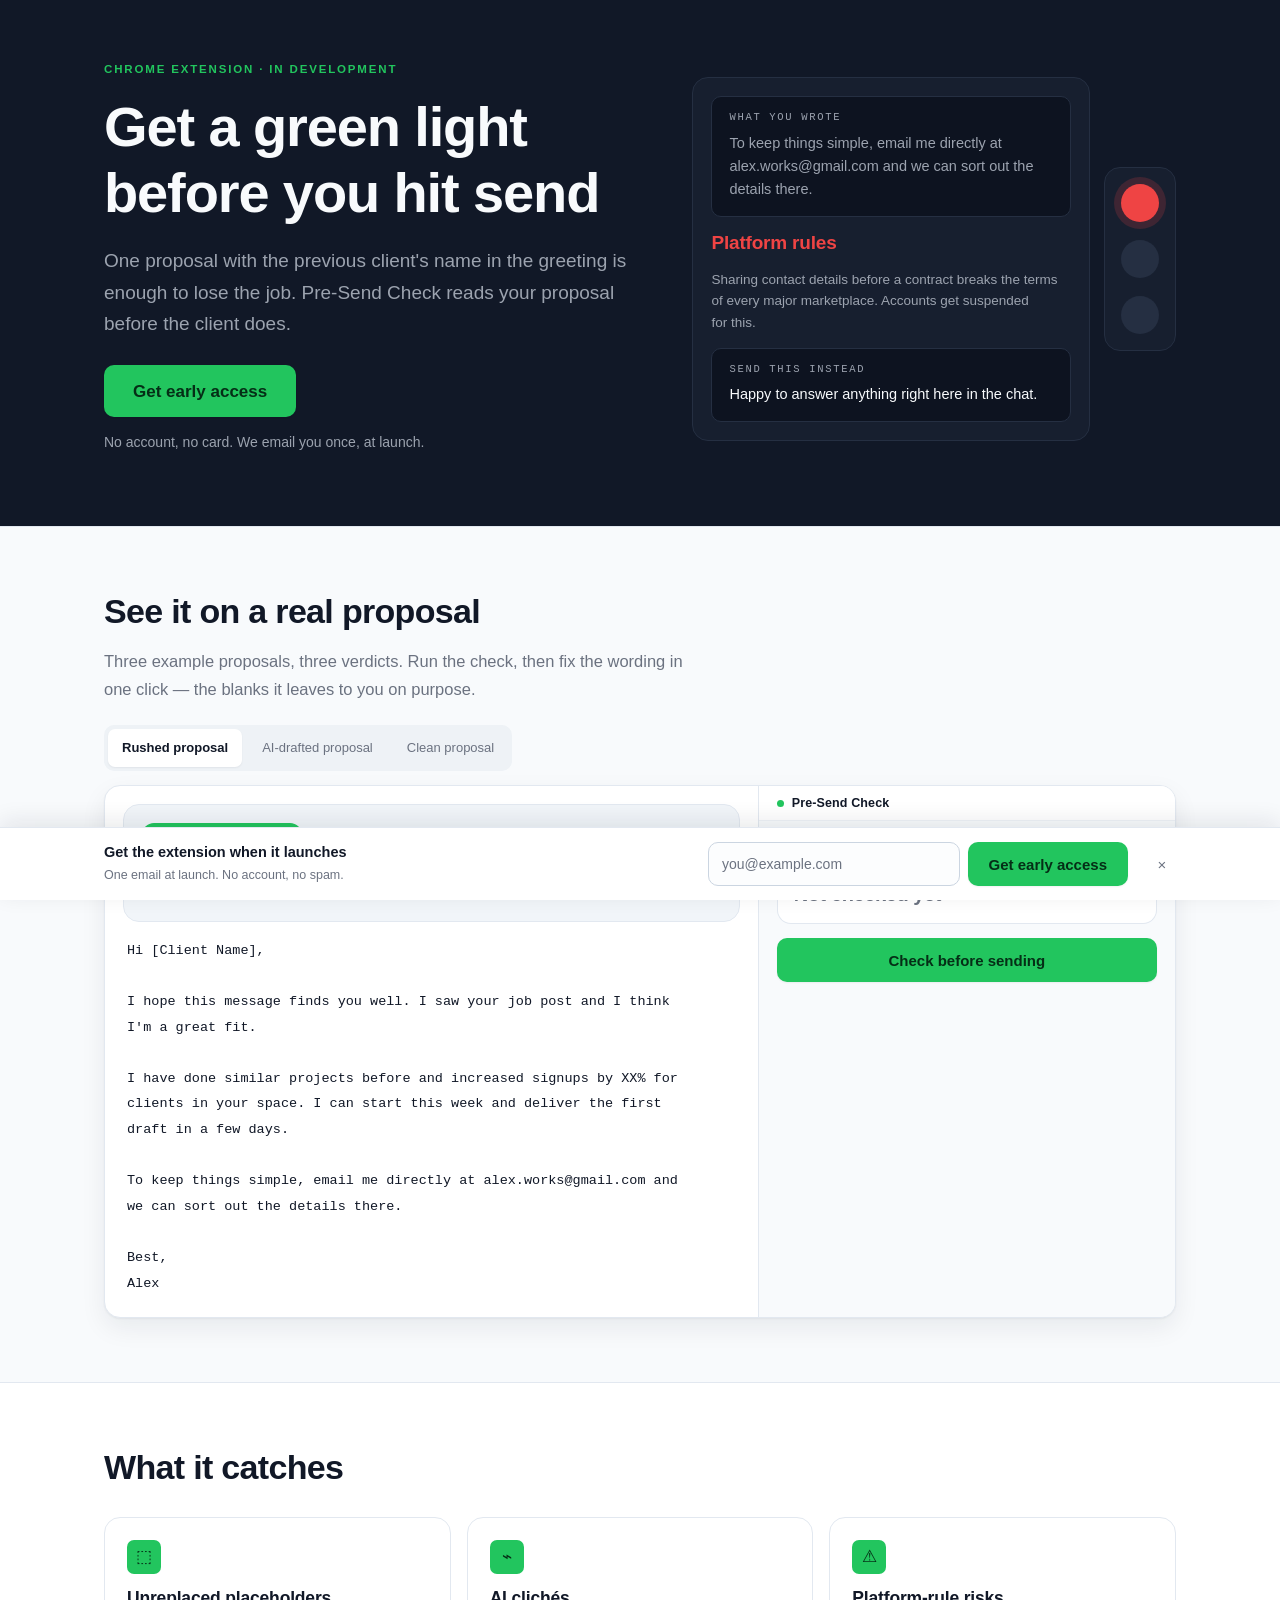
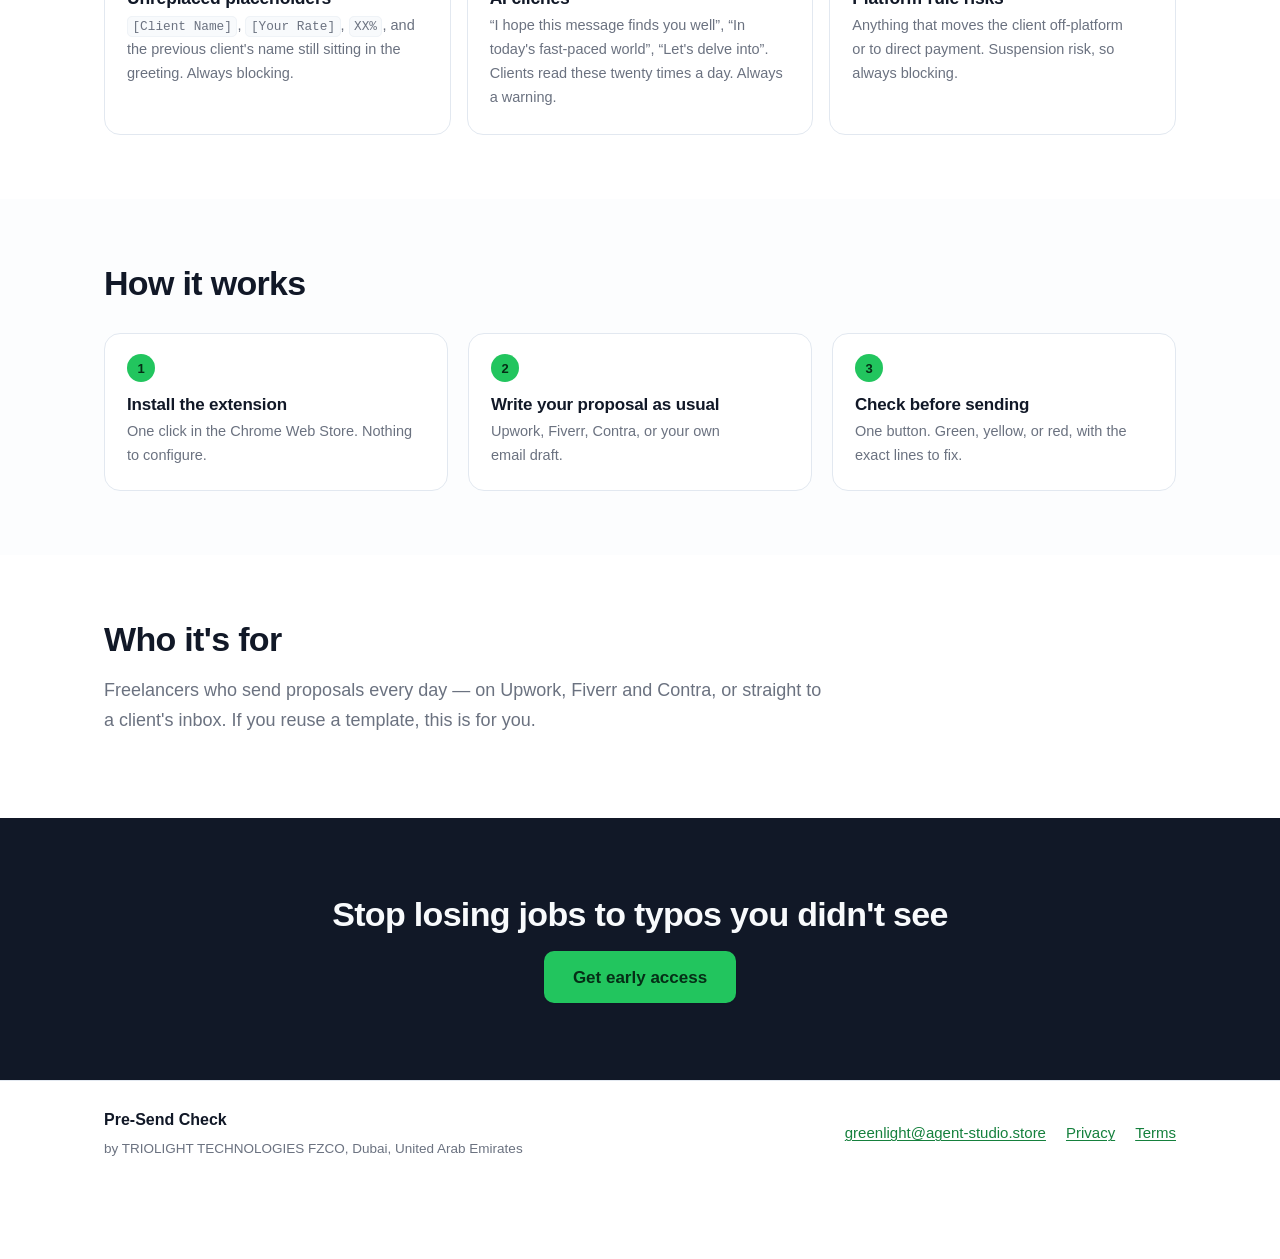
<file: index.html>
<!doctype html>
<html lang="en">
<head>
  <meta charset="utf-8">
  <meta name="viewport" content="width=device-width, initial-scale=1">

  <!-- Домен здесь прописан целиком и намеренно: canonical, og:url, og:image и <loc> в
       карте сайта краулеры принимают только абсолютными, относительные молча игнорируют.
       Меняется домен — правится ещё и robots.txt, sitemap.xml, nginx-конфиг (см. README). -->
  <title>Pre-Send Check — catch what kills your proposal before you send it</title>
  <meta name="description" content="A Chrome extension that checks your freelance proposal before you send it: unreplaced placeholders, AI clichés, and phrases that break platform rules.">
  <link rel="canonical" href="https://presend.anytoolai.store/">
  <!-- max-image-preview:large — без него Google режет og-картинку до миниатюры в выдаче. -->
  <meta name="robots" content="index, follow, max-image-preview:large">
  <meta name="theme-color" content="#111827">

  <meta property="og:type" content="website">
  <meta property="og:site_name" content="Pre-Send Check">
  <meta property="og:locale" content="en_US">
  <meta property="og:url" content="https://presend.anytoolai.store/">
  <meta property="og:title" content="Pre-Send Check — green light before you send">
  <meta property="og:description" content="Catch unreplaced placeholders, AI clichés, and platform-rule risks before the client sees them.">
  <meta property="og:image" content="https://presend.anytoolai.store/assets/og.png">
  <meta property="og:image:width" content="1200">
  <meta property="og:image:height" content="630">
  <meta property="og:image:alt" content="A traffic light on green beside the headline “Get a green light before you hit send”.">
  <meta name="twitter:card" content="summary_large_image">

  <!-- SVG-иконка одна на все размеры; PNG нужен только iOS, он svg в закладке не берёт. -->
  <link rel="icon" href="assets/favicon.svg" type="image/svg+xml">
  <link rel="apple-touch-icon" href="assets/apple-touch-icon.png">
  <link rel="stylesheet" href="assets/css/main.css">

  <!-- Разметка для выдачи. Ни цены, ни оценок здесь нет намеренно: продукт не запущен,
       а offers/aggregateRating на несуществующий товар — повод для ручной санкции. -->
  <script type="application/ld+json">
  {
    "@context": "https://schema.org",
    "@graph": [
      {
        "@type": "WebSite",
        "@id": "https://presend.anytoolai.store/#website",
        "url": "https://presend.anytoolai.store/",
        "name": "Pre-Send Check",
        "inLanguage": "en"
      },
      {
        "@type": "SoftwareApplication",
        "name": "Pre-Send Check",
        "url": "https://presend.anytoolai.store/",
        "image": "https://presend.anytoolai.store/assets/og.png",
        "applicationCategory": "BrowserApplication",
        "operatingSystem": "Chrome",
        "description": "A Chrome extension that checks a freelance proposal before it is sent: unreplaced placeholders, AI clichés, and phrases that break marketplace rules.",
        "isPartOf": { "@id": "https://presend.anytoolai.store/#website" }
      }
    ]
  }
  </script>
</head>
<body>

<!-- Содержимое страницы в <main>: за его пределами остаются только модалка, баннер
     и липкая полоса — они не часть документа, и поисковику их читать незачем. -->
<main>

<!-- ==================== 1. HERO ==================== -->
<header class="hero">
  <div class="container hero__inner">
    <div class="hero__copy">
      <p class="eyebrow">Chrome extension · in development</p>
      <h1 class="hero__title">Get a green light before you hit send</h1>
      <p class="hero__subtitle">
        <!-- TODO copy: боль конкретнее — «отправил с чужим именем в шапке, потерял заказ» -->
        One proposal with the previous client's name in the greeting is enough to lose the job.
        Pre-Send Check reads your proposal before the client does.
      </p>
      <button type="button" class="button button--primary button--lg" data-open-modal="hero">
        Get early access
      </button>
      <p class="hero__note">No account, no card. We email you once, at launch.</p>
    </div>

    <!-- Показ продукта на первом экране: строка из черновика → вердикт → готовая замена.
         Три состояния светофора идут по кругу, тексты переключаются вместе с цветом.

         Все три лежат в разметке и наложены друг на друга в одной ячейке грида: высота
         карточки равна самому высокому состоянию, поэтому при переключении ничего не прыгает.
         Строк в JS нет — hero.js только переставляет активное состояние.

         Тексты взяты из demo-data.js (rushed i4, rushed i2, clean i1): карточка не должна
         обещать больше, чем показывает демо ниже.
         Ниже 900px скрыта — верх демо обязан попадать в фолд (BUSINESS-LOGIC.md §3). -->
    <aside class="showcase" data-showcase data-verdict="red">
      <div class="showcase__body">

        <article class="showcase__state" data-state="red">
          <div class="showcase__block">
            <p class="showcase__label">What you wrote</p>
            <p class="showcase__text">
              To keep things simple, email me directly at alex.works@gmail.com and we can sort
              out the details there.
            </p>
          </div>
          <p class="showcase__verdict">Platform rules</p>
          <p class="showcase__note">
            Sharing contact details before a contract breaks the terms of every major
            marketplace. Accounts get suspended for this.
          </p>
          <div class="showcase__block">
            <p class="showcase__label">Send this instead</p>
            <p class="showcase__text showcase__text--bright">
              Happy to answer anything right here in the chat.
            </p>
          </div>
        </article>

        <article class="showcase__state" data-state="yellow">
          <div class="showcase__block">
            <p class="showcase__label">What you wrote</p>
            <p class="showcase__text">
              I hope this message finds you well. I saw your job post and I think I'm a great fit.
            </p>
          </div>
          <p class="showcase__verdict">AI cliché</p>
          <p class="showcase__note">
            Clients see this exact sentence dozens of times a day. It signals a mass send.
          </p>
          <div class="showcase__block">
            <p class="showcase__label">Send this instead</p>
            <p class="showcase__text showcase__text--bright">
              Your post says signups stall right after the trial email — that's the part I'd
              start with.
            </p>
          </div>
        </article>

        <!-- Зелёное состояние структурно то же, но замены нет: у мягкого замечания в данных
             нет replacement, и обещать кнопку «исправить» здесь было бы неправдой. -->
        <article class="showcase__state" data-state="green">
          <div class="showcase__block">
            <p class="showcase__label">What you wrote</p>
            <p class="showcase__text">
              How I would work: read your current sequence and the day-two data, rewrite three
              emails, then hand over a short doc on what to test next.
            </p>
          </div>
          <p class="showcase__verdict">Good to go</p>
          <p class="showcase__note">
            Nothing wrong here — this reads like a person. The process paragraph could be one
            line shorter.
          </p>
          <div class="showcase__block">
            <p class="showcase__label">Nothing to fix</p>
            <p class="showcase__text showcase__text--bright">Optional. Send as is.</p>
          </div>
        </article>

      </div>

      <!-- Светофор стоит рядом с карточкой, а не внутри неё. Сигнал несёт он, поэтому
           в строке вердикта своей точки нет.

           Лампы — кнопки: по ним переключают состояние руками. Первый же ручной выбор
           останавливает автопрокрутку насовсем, иначе она перебила бы выбор через 3.4 с. -->
      <div class="showcase__light" role="group" aria-label="Example verdict">
        <button type="button" class="showcase__dot showcase__dot--red"
                data-pick="red" aria-label="Show a blocking example">
          <span class="showcase__lamp"></span>
        </button>
        <button type="button" class="showcase__dot showcase__dot--yellow"
                data-pick="yellow" aria-label="Show a warning example">
          <span class="showcase__lamp"></span>
        </button>
        <button type="button" class="showcase__dot showcase__dot--green"
                data-pick="green" aria-label="Show a clean example">
          <span class="showcase__lamp"></span>
        </button>
      </div>
    </aside>
  </div>
</header>

<!-- ==================== 2. DEMO ==================== -->
<section class="section demo" data-demo aria-labelledby="demo-heading">
  <div class="container">
    <h2 class="section__title" id="demo-heading">See it on a real proposal</h2>
    <p class="section__lead">
      Three example proposals, three verdicts. Run the check, then fix the wording in one click —
      the blanks it leaves to you on purpose.
    </p>

    <div class="demo__tabs" role="tablist" aria-label="Example proposals" data-demo-tabs></div>

    <div class="demo__window">
      <div class="demo__pane demo__pane--text">
        <div class="demo__pane-head">
          <span class="demo__badge">Example proposal</span>
          <p class="demo__pane-note">
            Three fixed examples, nothing you type is sent. Run the check and the flagged lines
            light up in the draft.
          </p>
        </div>
        <!-- Прокрутка живёт на внутреннем .demo__text-scroll, а не на обёртке: полоса
             сканирования абсолютна, и внутри скроллера её top:0 означал бы верх текста,
             а не верх видимого окна — на прокрученном черновике она уезжала за кадр. -->
        <div class="demo__text-wrap">
          <div class="demo__text-scroll" data-demo-scroll>
            <pre class="demo__text" data-demo-text></pre>
          </div>
          <div class="demo__scanline" data-demo-scanline aria-hidden="true"></div>
        </div>
      </div>

      <div class="demo__pane demo__pane--panel">
        <div class="demo__pane-head">
          <span class="demo__pane-title">Pre-Send Check</span>
        </div>

        <div class="light" data-demo-light>
          <span class="light__dot light__dot--red"></span>
          <span class="light__dot light__dot--yellow"></span>
          <span class="light__dot light__dot--green"></span>
        </div>
        <p class="light__caption" data-demo-caption role="status" aria-live="polite"></p>

        <div class="demo__actions">
          <button type="button" class="button button--primary demo__run" data-demo-run>
            Check before sending
          </button>
          <!-- Чинит только то, где расширение знает, как надо: формулировки и риск блокировки.
               Плейсхолдеры не трогает — см. раздел 2.6 BUSINESS-LOGIC.md. -->
          <button type="button" class="button button--ghost demo__fix-errors" data-demo-fix-errors hidden>
            Fix errors
          </button>
          <!-- Единственный способ откатить применённые исправления. -->
          <button type="button" class="demo__reset" data-demo-reset hidden>
            Reset to the original text
          </button>
        </div>

        <ul class="issues" data-demo-issues></ul>
        <p class="demo__hint" data-demo-hint hidden>
          Tap an issue to see the fix. Wording and rule problems are fixed for you;
          blanks only you can fill.
        </p>

        <!-- Конверсия на пике интереса: блок живёт только в состоянии done, когда человек уже
             увидел вердикт. До результата он перебивал бы главную кнопку панели. -->
        <div class="demo__cta" data-demo-cta hidden>
          <p class="demo__cta-text">
            These are fixed examples. The extension runs the same check on your own proposal,
            right where you write it.
          </p>
          <button type="button" class="button button--primary button--full" data-open-modal="demo">
            Get early access
          </button>
        </div>
      </div>
    </div>
  </div>
</section>

<!-- ==================== 3. CATEGORIES ==================== -->
<section class="section" aria-labelledby="categories-heading">
  <div class="container">
    <h2 class="section__title" id="categories-heading">What it catches</h2>
    <div class="cards">
      <article class="card">
        <span class="card__icon" aria-hidden="true">⬚</span>
        <h3 class="card__title">Unreplaced placeholders</h3>
        <p class="card__text">
          <!-- TODO copy -->
          <code>[Client Name]</code>, <code>[Your Rate]</code>, <code>XX%</code>, and the previous
          client's name still sitting in the greeting. Always blocking.
        </p>
      </article>
      <article class="card">
        <span class="card__icon" aria-hidden="true">⌁</span>
        <h3 class="card__title">AI clichés</h3>
        <p class="card__text">
          <!-- TODO copy -->
          “I hope this message finds you well”, “In today's fast-paced world”, “Let's delve into”.
          Clients read these twenty times a day. Always a warning.
        </p>
      </article>
      <article class="card">
        <span class="card__icon" aria-hidden="true">⚠</span>
        <h3 class="card__title">Platform-rule risks</h3>
        <p class="card__text">
          <!-- TODO copy -->
          Anything that moves the client off-platform or to direct payment. Suspension risk, so
          always blocking.
        </p>
      </article>
    </div>
  </div>
</section>

<!-- ==================== 4. HOW IT WORKS ==================== -->
<section class="section section--muted" aria-labelledby="how-heading">
  <div class="container">
    <h2 class="section__title" id="how-heading">How it works</h2>
    <ol class="steps">
      <li class="step">
        <span class="step__num">1</span>
        <h3 class="step__title">Install the extension</h3>
        <p class="step__text">One click in the Chrome Web Store. Nothing to configure.</p>
      </li>
      <li class="step">
        <span class="step__num">2</span>
        <h3 class="step__title">Write your proposal as usual</h3>
        <p class="step__text">Upwork, Fiverr, Contra, or your own email draft.</p>
      </li>
      <li class="step">
        <span class="step__num">3</span>
        <h3 class="step__title">Check before sending</h3>
        <p class="step__text">One button. Green, yellow, or red, with the exact lines to fix.</p>
      </li>
    </ol>
  </div>
</section>

<!-- ==================== 5. WHO IT'S FOR ==================== -->
<section class="section" aria-labelledby="who-heading">
  <div class="container">
    <h2 class="section__title" id="who-heading">Who it's for</h2>
    <p class="section__lead section__lead--wide">
      <!-- TODO copy -->
      Freelancers who send proposals every day — on Upwork, Fiverr and Contra, or straight to a
      client's inbox. If you reuse a template, this is for you.
    </p>
  </div>
</section>

<!-- ==================== 6. FINAL CTA ==================== -->
<section class="section section--cta" aria-labelledby="cta-heading">
  <div class="container">
    <h2 class="section__title" id="cta-heading">Stop losing jobs to typos you didn't see</h2>
    <button type="button" class="button button--primary button--lg" data-open-modal="footer">
      Get early access
    </button>
  </div>
</section>

</main>

<!-- ==================== 7. FOOTER ==================== -->
<footer class="footer">
  <div class="container footer__inner">
    <div>
      <p class="footer__brand">Pre-Send Check</p>
      <p class="footer__legal">by TRIOLIGHT TECHNOLOGIES FZCO, Dubai, United Arab Emirates</p>
    </div>
    <nav class="footer__links">
      <a href="mailto:greenlight@agent-studio.store">greenlight@agent-studio.store</a>
      <a href="privacy.html">Privacy</a>
      <a href="terms.html">Terms</a>
    </nav>
  </div>
</footer>

<!-- ==================== MODAL: email → подтверждение ==================== -->
<div class="modal" data-modal hidden>
  <div class="modal__backdrop" data-modal-close></div>

  <div class="modal__dialog" data-modal-dialog role="dialog" aria-modal="true"
       aria-labelledby="modal-title">
    <button type="button" class="modal__close" data-modal-close aria-label="Close">×</button>

    <!-- Состояние 1: форма -->
    <div data-view="form">
      <h2 class="modal__title" id="modal-title">Get early access</h2>
      <p class="modal__text">
        The extension isn't launched yet. Leave your email and we'll write to you when access
        opens — one email, nothing else.
      </p>

      <form class="lead" data-lead-form novalidate>
        <label class="lead__label" for="lead-email">Email</label>
        <input class="lead__input" id="lead-email" type="email" name="email"
               autocomplete="email" placeholder="you@example.com" data-lead-email required>
        <p class="lead__error" data-lead-error role="alert" hidden></p>
        <button type="submit" class="button button--primary button--full" data-lead-submit>
          Get early access
        </button>
        <p class="lead__legal">
          We store your email to notify you at launch. See our
          <a href="privacy.html">privacy notice</a>.
        </p>
      </form>
    </div>

    <!-- Состояние 2: подтверждение отправки. -->
    <div data-view="done" hidden>
      <h2 class="modal__title">You're on the list</h2>
      <p class="modal__text">
        We'll email you when access opens — one email, nothing else.
      </p>
      <p class="done__note">Nothing else to do now.</p>
    </div>
  </div>
</div>

<!-- ==================== COOKIE BANNER ==================== -->
<div class="cookie" data-cookie-banner hidden role="region" aria-label="Cookie notice">
  <p class="cookie__text">
    We use analytics cookies to see how many people find this page useful.
    <a href="privacy.html">Details</a>.
  </p>
  <div class="cookie__actions">
    <button type="button" class="button button--ghost" data-consent="denied">Essential only</button>
    <button type="button" class="button button--primary" data-consent="granted">Accept</button>
  </div>
</div>

<!-- ==================== STICKY EMAIL BAR ==================== -->
<div class="sticky" data-sticky hidden>
  <div class="container sticky__inner">
    <div class="sticky__copy">
      <p class="sticky__title" data-sticky-title>Get the extension when it launches</p>
      <p class="sticky__note">One email at launch. No account, no spam.</p>
    </div>
    <form class="sticky__form" data-sticky-form novalidate>
      <input class="sticky__input" type="email" data-sticky-email
             placeholder="you@example.com" aria-label="Email" autocomplete="email" required>
      <button type="submit" class="button button--primary" data-sticky-submit>Get early access</button>
    </form>
    <p class="sticky__error" data-sticky-error role="alert" hidden></p>
    <button type="button" class="sticky__close" data-sticky-close aria-label="Close">×</button>
  </div>
</div>

<script src="assets/js/config.js"></script>
<script src="assets/js/analytics.js"></script>
<script src="assets/js/hero.js"></script>
<script src="assets/js/demo-data.js"></script>
<script src="assets/js/demo.js"></script>
<script src="assets/js/lead.js"></script>
<script src="assets/js/sticky.js"></script>
<script src="assets/js/app.js"></script>
</body>
</html>
</file>
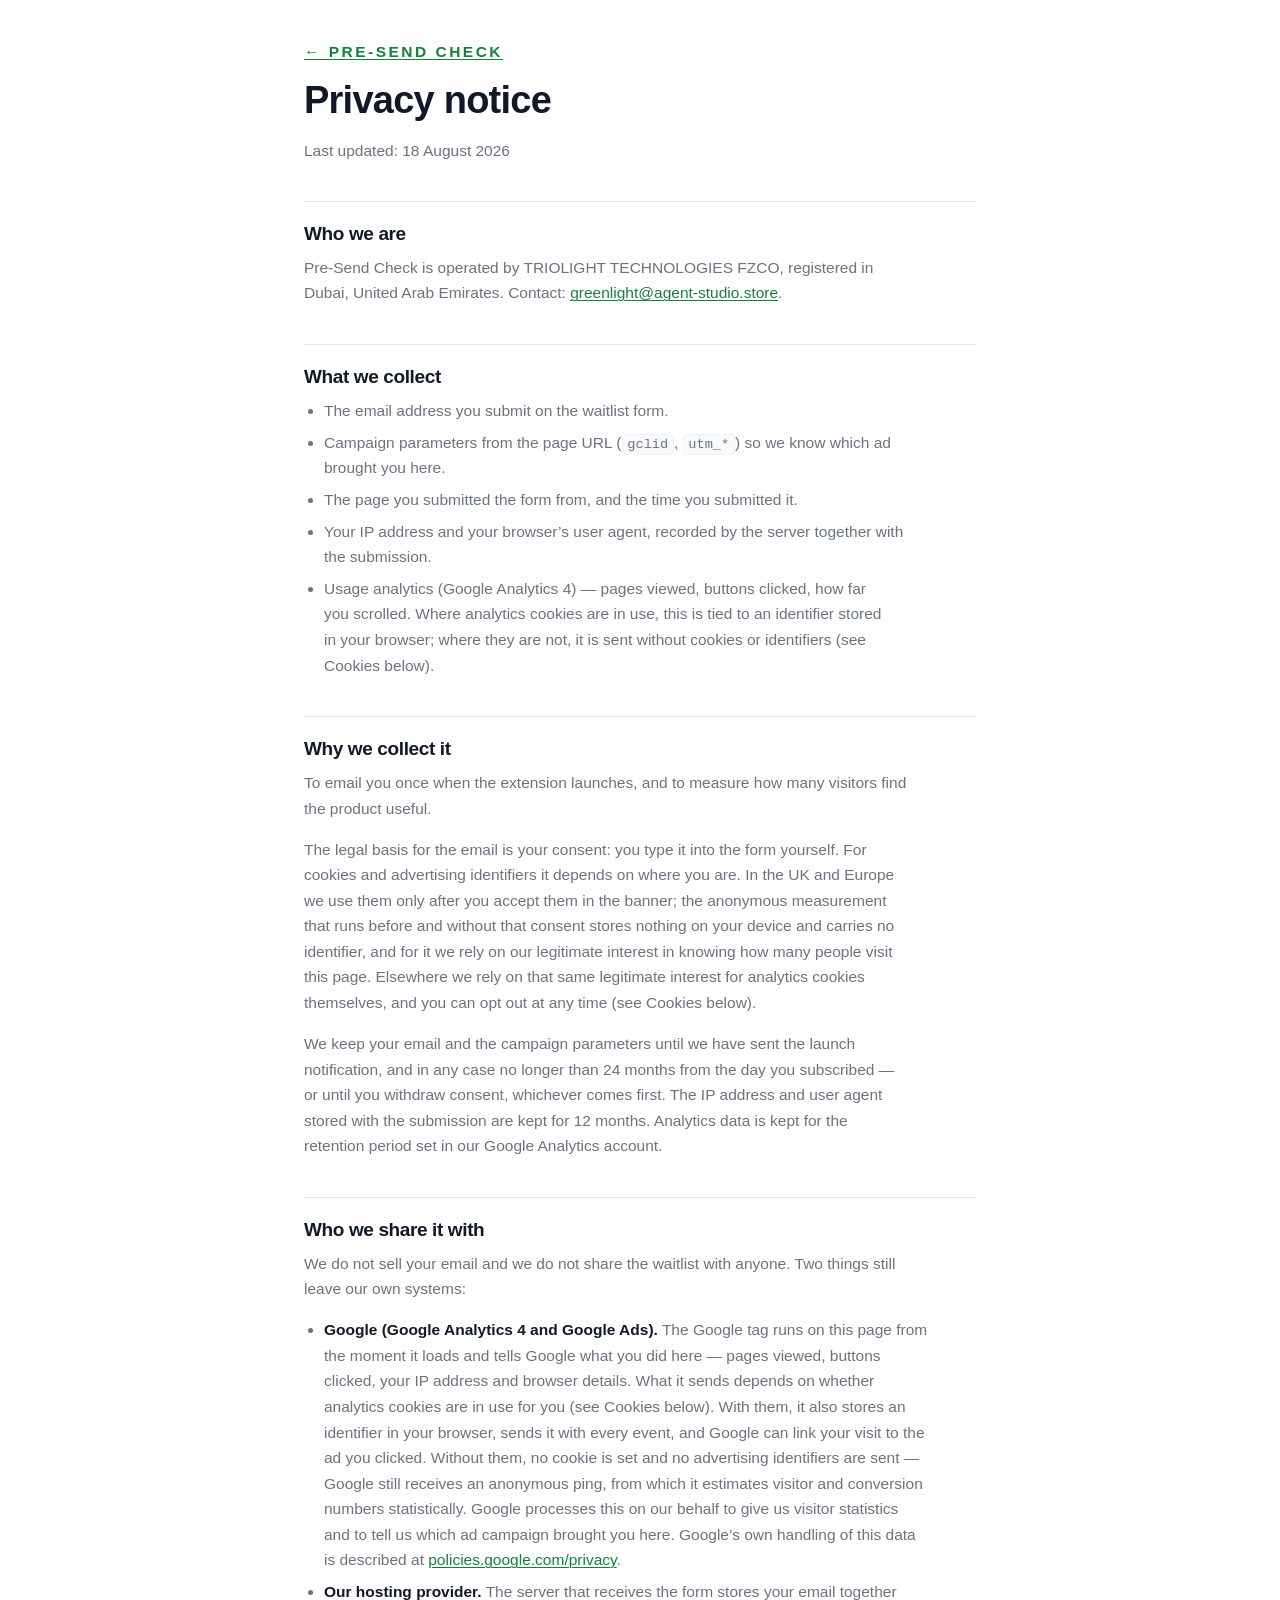
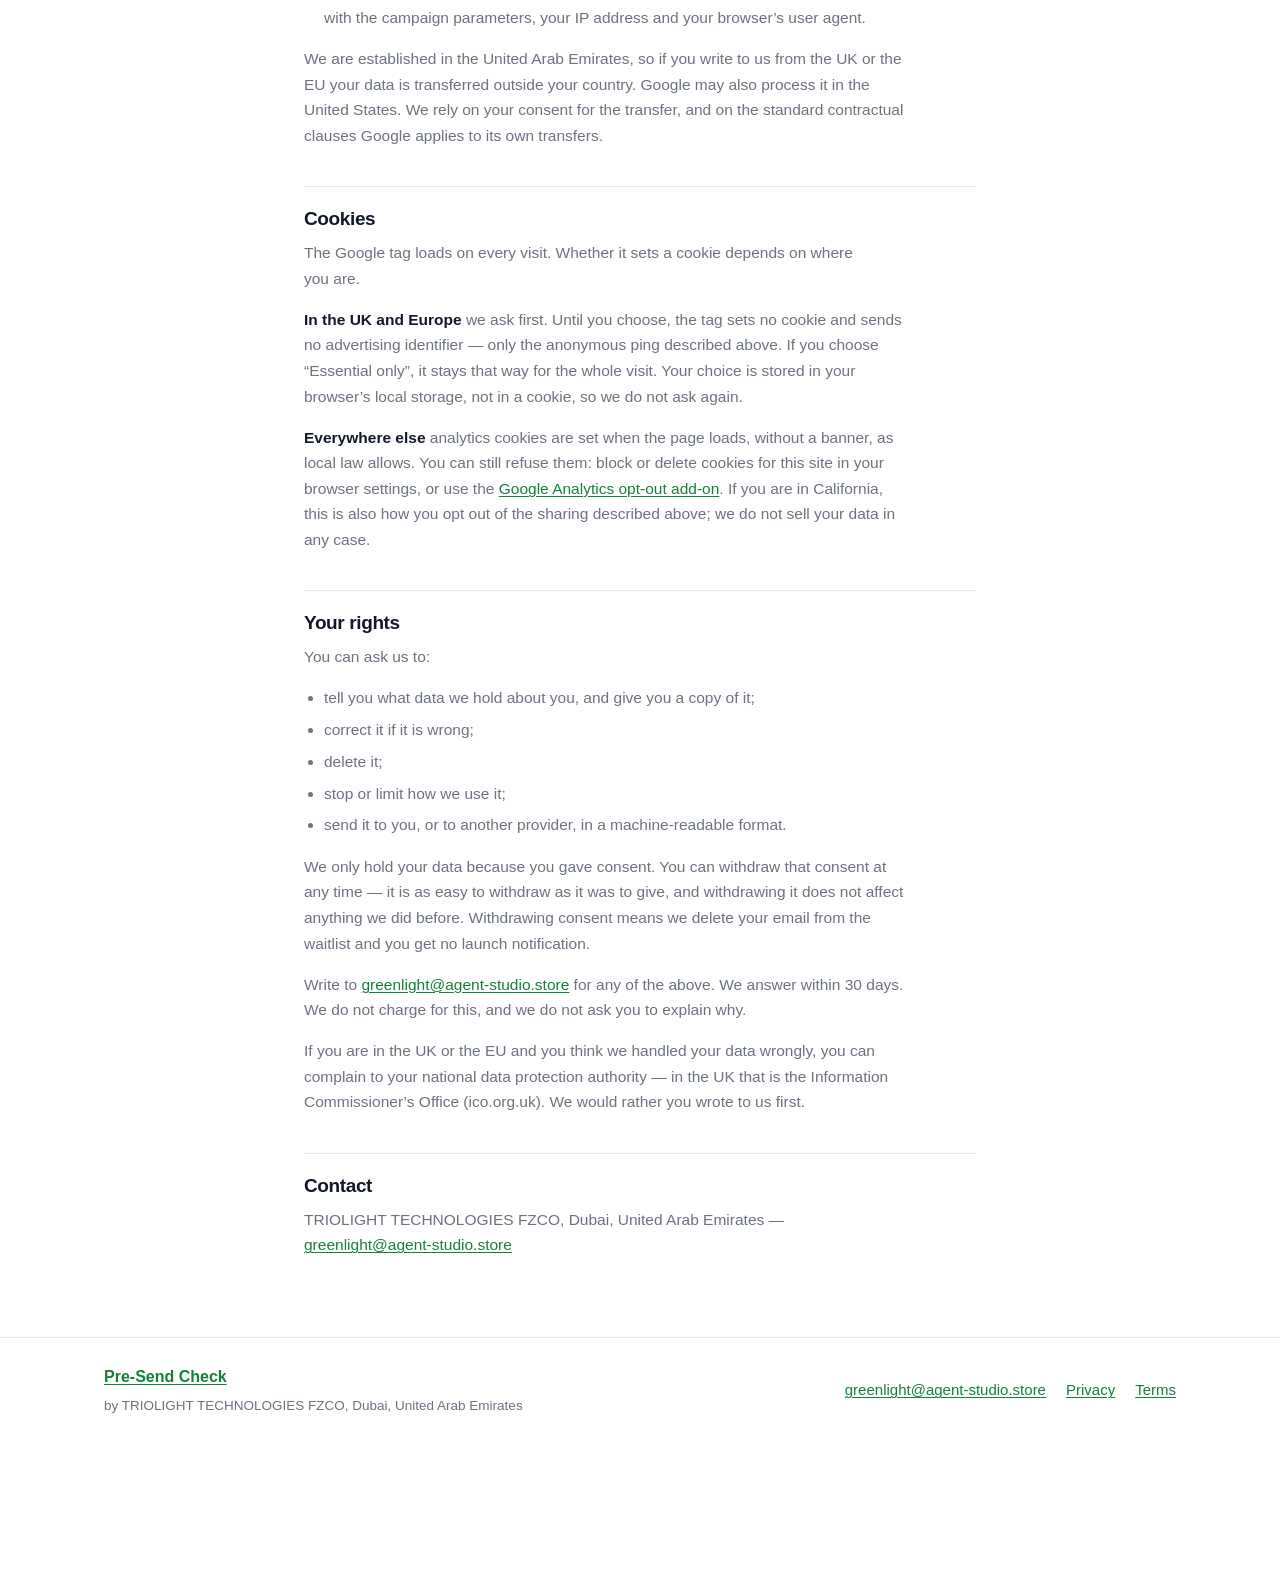
<file: privacy.html>
<!doctype html>
<html lang="en">
<head>
  <meta charset="utf-8">
  <meta name="viewport" content="width=device-width, initial-scale=1">
  <title>Privacy notice — Pre-Send Check</title>
  <meta name="description" content="How Pre-Send Check handles the email address you leave on the waitlist.">
  <!-- noindex осознанно: юридический текст в выдаче не нужен, но страница обязана быть
       открытой и залинкованной — иначе модерация Google Ads её не увидит. В sitemap.xml
       по той же причине не входит. -->
  <meta name="robots" content="noindex, follow">
  <meta name="theme-color" content="#111827">
  <link rel="icon" href="assets/favicon.svg" type="image/svg+xml">
  <link rel="apple-touch-icon" href="assets/apple-touch-icon.png">
  <link rel="stylesheet" href="assets/css/main.css">
</head>
<body>

<section class="section legal">
  <div class="container" style="max-width: 720px;">
    <p class="eyebrow"><a href="/">← Pre-Send Check</a></p>
    <h1>Privacy notice</h1>
    <p class="section__lead">Last updated: 18 August 2026</p>

    <h2>Who we are</h2>
    <p>
      Pre-Send Check is operated by TRIOLIGHT TECHNOLOGIES FZCO, registered in Dubai,
      United Arab Emirates. Contact: <a href="mailto:greenlight@agent-studio.store">greenlight@agent-studio.store</a>.
    </p>

    <h2>What we collect</h2>
    <ul>
      <li>The email address you submit on the waitlist form.</li>
      <li>Campaign parameters from the page URL (<code>gclid</code>, <code>utm_*</code>) so we know
        which ad brought you here.</li>
      <li>The page you submitted the form from, and the time you submitted it.</li>
      <li>Your IP address and your browser’s user agent, recorded by the server together with the
        submission.</li>
      <li>Usage analytics (Google Analytics 4) — pages viewed, buttons clicked, how far you
        scrolled. Where analytics cookies are in use, this is tied to an identifier stored in your
        browser; where they are not, it is sent without cookies or identifiers (see Cookies
        below).</li>
    </ul>

    <h2>Why we collect it</h2>
    <p>
      To email you once when the extension launches, and to measure how many visitors find the
      product useful.
    </p>
    <p>
      The legal basis for the email is your consent: you type it into the form yourself. For
      cookies and advertising identifiers it depends on where you are. In the UK and Europe we use
      them only after you accept them in the banner; the anonymous measurement that runs before
      and without that consent stores nothing on your device and carries no identifier, and for it
      we rely on our legitimate interest in knowing how many people visit this page. Elsewhere we
      rely on that same legitimate interest for analytics cookies themselves, and you can opt out
      at any time (see Cookies below).
    </p>
    <p>
      We keep your email and the campaign parameters until we have sent the launch notification,
      and in any case no longer than 24 months from the day you subscribed — or until you withdraw
      consent, whichever comes first. The IP address and user agent stored with the submission are
      kept for 12 months. Analytics data is kept for the retention period set in our Google
      Analytics account.
    </p>

    <h2>Who we share it with</h2>
    <p>
      We do not sell your email and we do not share the waitlist with anyone. Two things still
      leave our own systems:
    </p>
    <ul>
      <li>
        <strong>Google (Google Analytics 4 and Google Ads).</strong> The Google tag runs on this
        page from the moment it loads and tells Google what you did here — pages viewed, buttons
        clicked, your IP address and browser details. What it sends depends on whether analytics
        cookies are in use for you (see Cookies below). With them, it also stores an identifier in
        your browser, sends it with every event, and Google can link your visit to the ad you
        clicked. Without them, no cookie is set and no advertising identifiers are sent — Google
        still receives an anonymous ping, from which it estimates visitor and conversion numbers
        statistically. Google processes this on our behalf to give us visitor statistics and to
        tell us which ad campaign brought you here. Google’s own handling of this data is
        described at
        <a href="https://policies.google.com/privacy" rel="noopener">policies.google.com/privacy</a>.
      </li>
      <li>
        <strong>Our hosting provider.</strong> The server that receives the form stores your email
        together with the campaign parameters, your IP address and your browser’s user agent.
      </li>
    </ul>
    <p>
      We are established in the United Arab Emirates, so if you write to us from the UK or the EU
      your data is transferred outside your country. Google may also process it in the United
      States. We rely on your consent for the transfer, and on the standard contractual clauses
      Google applies to its own transfers.
    </p>

    <h2>Cookies</h2>
    <p>
      The Google tag loads on every visit. Whether it sets a cookie depends on where you are.
    </p>
    <p>
      <strong>In the UK and Europe</strong> we ask first. Until you choose, the tag sets no cookie
      and sends no advertising identifier — only the anonymous ping described above. If you choose
      “Essential only”, it stays that way for the whole visit. Your choice is stored in your
      browser’s local storage, not in a cookie, so we do not ask again.
    </p>
    <p>
      <strong>Everywhere else</strong> analytics cookies are set when the page loads, without a
      banner, as local law allows. You can still refuse them: block or delete cookies for this site
      in your browser settings, or use the
      <a href="https://tools.google.com/dlpage/gaoptout" rel="noopener">Google Analytics opt-out
      add-on</a>. If you are in California, this is also how you opt out of the sharing described
      above; we do not sell your data in any case.
    </p>

    <h2>Your rights</h2>
    <p>You can ask us to:</p>
    <ul>
      <li>tell you what data we hold about you, and give you a copy of it;</li>
      <li>correct it if it is wrong;</li>
      <li>delete it;</li>
      <li>stop or limit how we use it;</li>
      <li>send it to you, or to another provider, in a machine-readable format.</li>
    </ul>
    <p>
      We only hold your data because you gave consent. You can withdraw that consent at any time —
      it is as easy to withdraw as it was to give, and withdrawing it does not affect anything we
      did before. Withdrawing consent means we delete your email from the waitlist and you get no
      launch notification.
    </p>
    <p>
      Write to <a href="mailto:greenlight@agent-studio.store">greenlight@agent-studio.store</a> for
      any of the above. We answer within 30 days. We do not charge for this, and we do not ask you
      to explain why.
    </p>
    <p>
      If you are in the UK or the EU and you think we handled your data wrongly, you can complain
      to your national data protection authority — in the UK that is the Information
      Commissioner’s Office (ico.org.uk). We would rather you wrote to us first.
    </p>

    <h2>Contact</h2>
    <p>
      TRIOLIGHT TECHNOLOGIES FZCO, Dubai, United Arab Emirates —
      <a href="mailto:greenlight@agent-studio.store">greenlight@agent-studio.store</a>
    </p>
  </div>
</section>

<footer class="footer">
  <div class="container footer__inner">
    <div>
      <p class="footer__brand"><a href="/">Pre-Send Check</a></p>
      <p class="footer__legal">by TRIOLIGHT TECHNOLOGIES FZCO, Dubai, United Arab Emirates</p>
    </div>
    <nav class="footer__links">
      <a href="mailto:greenlight@agent-studio.store">greenlight@agent-studio.store</a>
      <a href="privacy.html">Privacy</a>
      <a href="terms.html">Terms</a>
    </nav>
  </div>
</footer>

<!-- Атрибуцию снимаем и здесь: человек мог зайти сразу на эту страницу из рекламы. -->
<script src="assets/js/config.js"></script>
<script src="assets/js/analytics.js"></script>
<script src="assets/js/app.js"></script>
</body>
</html>
</file>
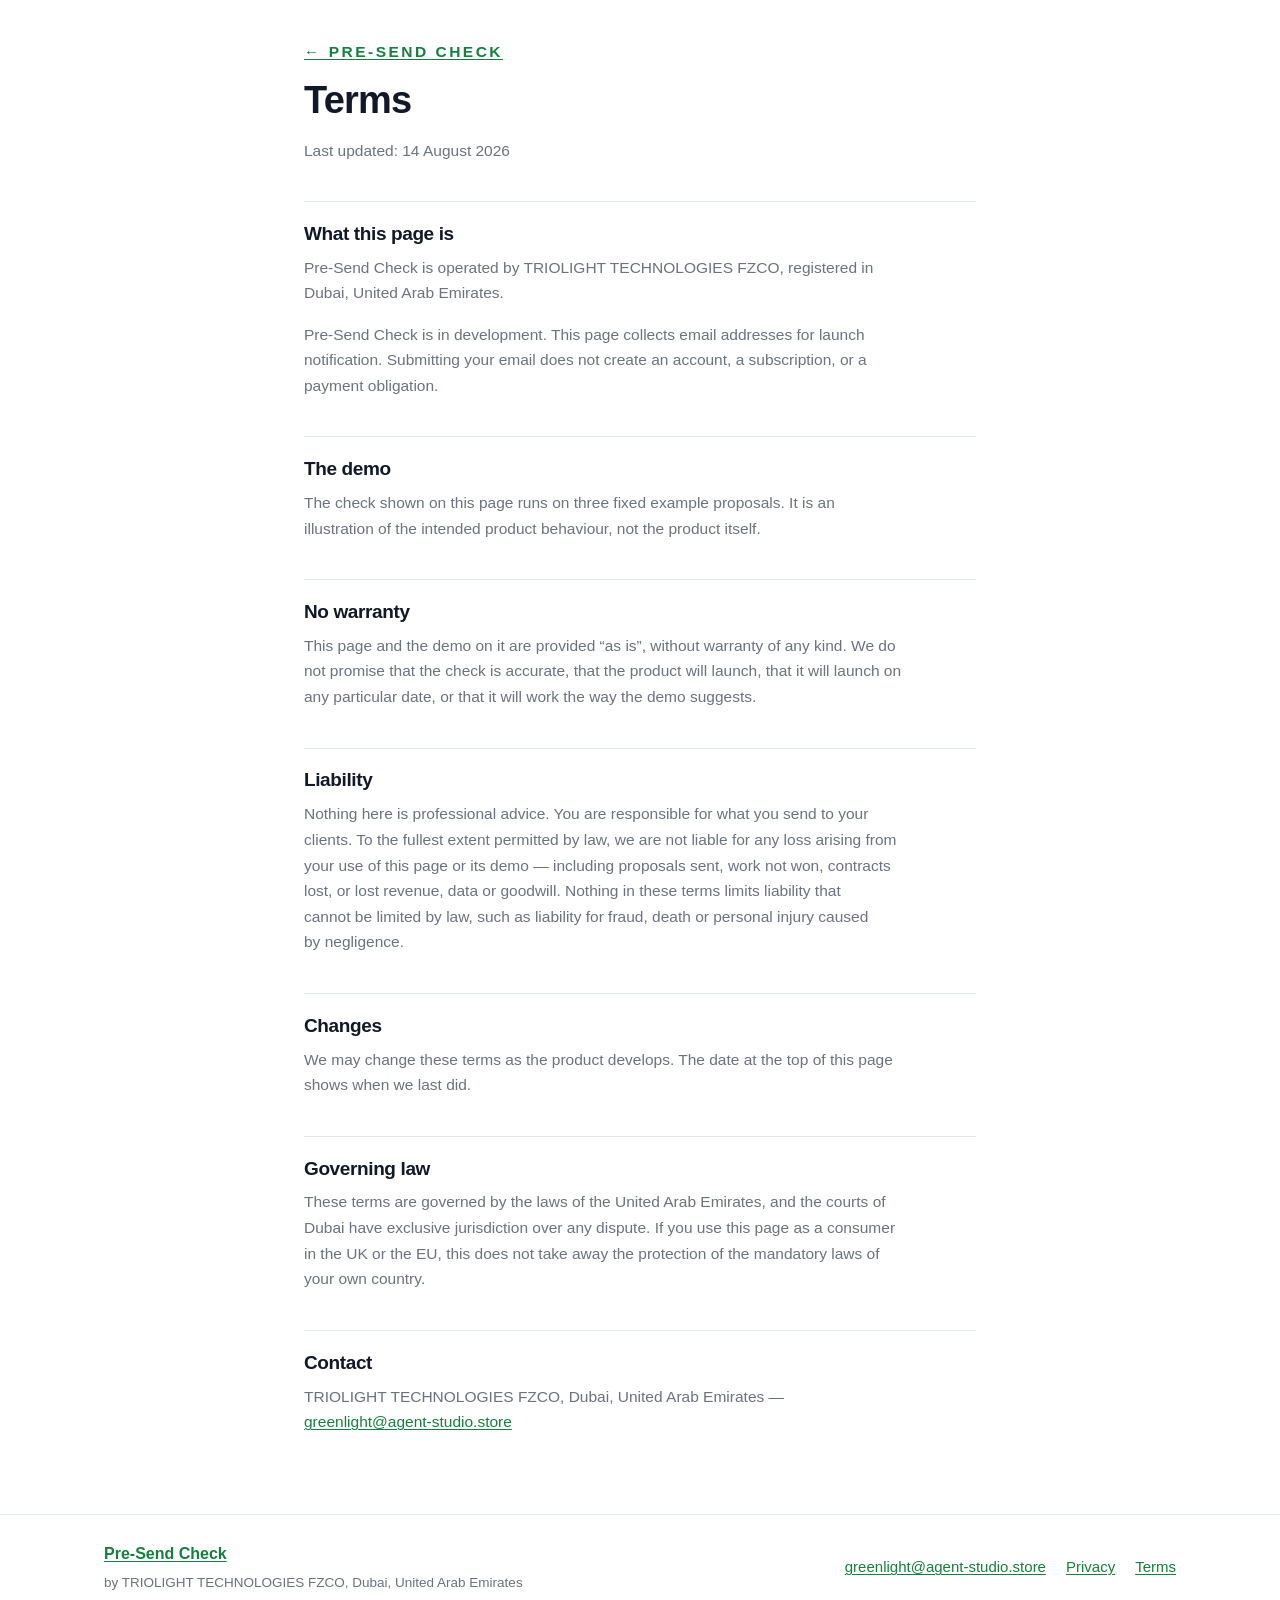
<file: terms.html>
<!doctype html>
<html lang="en">
<head>
  <meta charset="utf-8">
  <meta name="viewport" content="width=device-width, initial-scale=1">
  <title>Terms — Pre-Send Check</title>
  <meta name="description" content="Terms for the Pre-Send Check waitlist page.">
  <!-- См. комментарий в privacy.html: noindex, но страница открыта и залинкована. -->
  <meta name="robots" content="noindex, follow">
  <meta name="theme-color" content="#111827">
  <link rel="icon" href="assets/favicon.svg" type="image/svg+xml">
  <link rel="apple-touch-icon" href="assets/apple-touch-icon.png">
  <link rel="stylesheet" href="assets/css/main.css">
</head>
<body>

<section class="section legal">
  <div class="container" style="max-width: 720px;">
    <p class="eyebrow"><a href="/">← Pre-Send Check</a></p>
    <h1>Terms</h1>
    <p class="section__lead">Last updated: 14 August 2026</p>

    <h2>What this page is</h2>
    <p>
      Pre-Send Check is operated by TRIOLIGHT TECHNOLOGIES FZCO, registered in Dubai,
      United Arab Emirates.
    </p>
    <p>
      Pre-Send Check is in development. This page collects email addresses for launch notification.
      Submitting your email does not create an account, a subscription, or a payment obligation.
    </p>

    <h2>The demo</h2>
    <p>
      The check shown on this page runs on three fixed example proposals. It is an illustration of
      the intended product behaviour, not the product itself.
    </p>

    <h2>No warranty</h2>
    <p>
      This page and the demo on it are provided “as is”, without warranty of any kind. We do not
      promise that the check is accurate, that the product will launch, that it will launch on any
      particular date, or that it will work the way the demo suggests.
    </p>

    <h2>Liability</h2>
    <p>
      Nothing here is professional advice. You are responsible for what you send to your clients.
      To the fullest extent permitted by law, we are not liable for any loss arising from your use
      of this page or its demo — including proposals sent, work not won, contracts lost, or lost
      revenue, data or goodwill. Nothing in these terms limits liability that cannot be limited by
      law, such as liability for fraud, death or personal injury caused by negligence.
    </p>

    <h2>Changes</h2>
    <p>
      We may change these terms as the product develops. The date at the top of this page shows
      when we last did.
    </p>

    <h2>Governing law</h2>
    <p>
      These terms are governed by the laws of the United Arab Emirates, and the courts of Dubai
      have exclusive jurisdiction over any dispute. If you use this page as a consumer in the UK or
      the EU, this does not take away the protection of the mandatory laws of your own country.
    </p>

    <h2>Contact</h2>
    <p>
      TRIOLIGHT TECHNOLOGIES FZCO, Dubai, United Arab Emirates —
      <a href="mailto:greenlight@agent-studio.store">greenlight@agent-studio.store</a>
    </p>
  </div>
</section>

<footer class="footer">
  <div class="container footer__inner">
    <div>
      <p class="footer__brand"><a href="/">Pre-Send Check</a></p>
      <p class="footer__legal">by TRIOLIGHT TECHNOLOGIES FZCO, Dubai, United Arab Emirates</p>
    </div>
    <nav class="footer__links">
      <a href="mailto:greenlight@agent-studio.store">greenlight@agent-studio.store</a>
      <a href="privacy.html">Privacy</a>
      <a href="terms.html">Terms</a>
    </nav>
  </div>
</footer>

<script src="assets/js/config.js"></script>
<script src="assets/js/analytics.js"></script>
<script src="assets/js/app.js"></script>
</body>
</html>
</file>
<file: assets/css/main.css>
/* ============================================================
   Greenlight — лендинг Proposal Pre-Send Check. Палитра брендборда.
   Порядок: токены → база → утилиты → секции → демо → модалка → баннер →
            липкая полоса → длинный текст → адаптив → reduced-motion

   Внешних шрифтов нет намеренно: блокирующая загрузка бьёт по CR.
   Ни одного hex-а внутри правил — только переменные из :root.
   Полоса сканирования 1.2s === PRESEND_CONFIG.scanDurationMs.
   ============================================================ */

:root {
  /* --- Поверхности и текст --- */
  --surface:        #ffffff;
  --surface-sunken: #fcfdfe;
  --paper:          #f8fafc;
  --paper-deep:     #eef2f6;
  --dark:           #111827;
  /* Две ступени поверх --dark: карточка показа продукта и блоки внутри неё.
     Проверено на --text-on-dark: 6.2:1 на raised, 6.7:1 на sunken. */
  --dark-raised:    #171f2f;
  --dark-sunken:    #0d1320;
  --dark-border:    #252f42;

  --text:       #111827;
  --text-soft:  #6b7280;
  --text-faint: #6b7280;
  --text-invert:#f8fafc;
  /* Только для текста на тёмной заливке: на белом даёт 2.5:1 и там запрещён. */
  --text-on-dark: #9ca3af;

  --border:      #e2e8f0;
  --border-soft: #eff3f7;
  --border-firm: #cbd5e1;

  /* --- Брендовый зелёный. Работает заливкой, но НЕ цветом текста на светлом:
     #22c55e на белом даёт 2.3:1. Для текста и ссылок — --accent-link. --- */
  --accent:      #22c55e;
  --accent-dark: #16a34a;
  --accent-ink:  #052e16;   /* краска поверх зелёной заливки */
  --accent-link: #15803d;   /* зелёный, пригодный для текста на светлом */
  --accent-soft: #f1f5f9;
  --accent-dim:  #86efac;   /* только на тёмном */

  /* --- Светофор. Зарезервированная семантика, вне вердикта не используется. --- */
  --red:    #ef4444;
  --yellow: #eab308;
  --green:  #22c55e;

  /* Тексты сигналов — отдельные токены: на белом нужен контраст ≥ 4.5:1. */
  --red-text:    #dc2626;
  --yellow-text: #a16207;
  --green-text:  #15803d;

  --dot-off: #e5e7eb;

  /* Подложка карточки вердикта — тонкий фон сигнала, текст поверх остаётся контрастным. */
  --red-tint:    #fef2f2;
  --red-edge:    #fecaca;
  --yellow-tint: #fefce8;
  --yellow-edge: #fde68a;
  --green-tint:  #f0fdf4;
  --green-edge:  #bbf7d0;

  /* --- Подсветка фрагментов. Читаемость важнее заметности: по ним читают. --- */
  --hl-placeholder-bg:   #fef3c7;
  --hl-placeholder-text: #78350f;
  --hl-placeholder-line: #b45309;

  --hl-ai-bg:   #e5e7eb;
  --hl-ai-text: #111827;
  --hl-ai-line: #94a3b8;

  --hl-tos-bg:   #fee2e2;
  --hl-tos-text: #7f1d1d;
  --hl-tos-line: #ef4444;

  /* Применённое исправление. Зелёный здесь — тот же сигнал, что и у зелёного вердикта. */
  --hl-fixed-bg:   #dcfce7;
  --hl-fixed-text: #14532d;
  --hl-fixed-line: #16a34a;

  /* --- Форма --- */
  --radius-sm: 7px;
  --radius:    10px;
  --radius-lg: 16px;
  --radius-pill: 999px;

  --shadow-sm:   0 1px 2px rgba(17, 24, 39, .06);
  --shadow:      0 1px 2px rgba(17, 24, 39, .05), 0 10px 26px rgba(17, 24, 39, .07);
  --shadow-modal:0 20px 56px rgba(17, 24, 39, .28);
  --shadow-up:   0 -6px 22px rgba(17, 24, 39, .09);

  --focus: 0 0 0 3px rgba(34, 197, 94, .35);

  /* Ореолы и полоса сканирования: те же цвета, что у токенов выше, но с альфой. */
  --halo-red:    rgba(239, 68, 68, .18);
  --halo-yellow: rgba(234, 179, 8, .2);
  --halo-green:  rgba(34, 197, 94, .18);
  --scan-soft:   rgba(34, 197, 94, .14);
  --scan-firm:   rgba(34, 197, 94, .55);
  --tint-red:    rgba(239, 68, 68, .14);

  --mono: ui-monospace, SFMono-Regular, "SF Mono", Menlo, Consolas, monospace;
  /* Inter — из брендборда. Подключать только самохостом: woff2 + font-display: swap.
     Пока файла нет, стек падает на системный шрифт и страница не ждёт загрузки. */
  --sans: Inter, -apple-system, BlinkMacSystemFont, "Segoe UI", Helvetica, Arial, sans-serif;

  /* Высота липкой полосы: на неё же отодвигается футер, чтобы ссылки не закрывались.
     Значения здесь — фолбэк на случай, если JS не отработал: полоса переносит форму на
     вторую строку уже с 600px, а в состоянии ошибки прибавляет ещё строку. Точную высоту
     ставит sticky.js через --sticky-h на :root — держать её руками не выходит. */
  --sticky-h: 140px;
}

* { box-sizing: border-box; }

body {
  margin: 0;
  background: var(--surface);
  color: var(--text);
  font: 16px/1.65 var(--sans);
  -webkit-font-smoothing: antialiased;
  text-wrap: pretty;
}

body.is-locked { overflow: hidden; }

h1, h2, h3 { line-height: 1.18; margin: 0 0 .5em; letter-spacing: -.02em; }
h3 { letter-spacing: -.01em; }
p { margin: 0 0 1em; }

a { color: var(--accent-link); text-decoration-thickness: 1px; text-underline-offset: 2px; }
a:hover { color: var(--accent-dark); }

/* Один общий фокус на всё интерактивное, включая крестик модалки. */
:focus-visible {
  outline: 2px solid var(--accent);
  outline-offset: 2px;
  border-radius: var(--radius-sm);
}

code {
  font: .88em/1 var(--mono);
  background: var(--paper);
  border: 1px solid var(--border-soft);
  padding: .15em .35em;
  border-radius: 5px;
}

.container {
  max-width: 1120px;
  margin: 0 auto;
  padding: 0 24px;
}

/* --- Кнопки ------------------------------------------------ */

.button {
  display: inline-flex;
  align-items: center;
  justify-content: center;
  gap: .5em;
  font: 600 15px/1 var(--sans);
  padding: 13px 20px;
  min-height: 44px;
  border: 1px solid transparent;
  border-radius: var(--radius);
  cursor: pointer;
  transition: background-color .15s, box-shadow .15s, color .15s;
}

.button:disabled { cursor: default; }

.button--primary {
  background: var(--accent);
  color: var(--accent-ink);
  box-shadow: var(--shadow-sm);
}
.button--primary:hover:not(:disabled) { background: var(--accent-dark); }
.button--primary:disabled {
  background: var(--paper-deep);
  color: var(--text-faint);
  box-shadow: none;
}

.button--ghost {
  background: var(--surface);
  color: var(--text);
  border-color: var(--border-firm);
}
.button--ghost:hover { background: var(--paper); }

.button--lg { padding: 16px 28px; font-size: 17px; min-height: 52px; }
.button--full { width: 100%; }

/* --- Секции ------------------------------------------------ */

.eyebrow {
  font: 700 11.5px/1 var(--sans);
  letter-spacing: .16em;
  text-transform: uppercase;
  color: var(--text-soft);
  margin: 0 0 18px;
}

/* Hero держим компактным: верх демо обязан попадать на первый экран.
   Hero и финальный CTA — тёмная заливка бренда, страница закрывается тем же фоном. */
.hero {
  padding: clamp(40px, 5vw, 64px) 0 clamp(48px, 6vw, 72px);
  background: var(--dark);
  color: var(--text-invert);
}
.hero .eyebrow { color: var(--accent); }
/* На тёмном только --text-on-dark: --text-soft/--text-faint дают здесь 3.6:1. */
.hero__subtitle, .hero__note { color: var(--text-on-dark); }
/* Две колонки: текст и показ продукта. Ограничена колонка, а не сам .container —
   max-width на контейнере вместе с его margin: 0 auto центрировал hero и уводил
   его от левого края страницы. */
.hero__inner {
  max-width: 1120px;
  display: grid;
  gap: clamp(28px, 4vw, 56px);
  align-items: center;
}
.hero__copy { max-width: 720px; }
.hero__title { font-size: clamp(34px, 5.2vw, 56px); margin-bottom: .35em; }
.hero__subtitle {
  font-size: clamp(17px, 1.5vw, 19px);
  max-width: 62ch;
  margin-bottom: 26px;
}
.hero__note { font-size: 14px; margin: 14px 0 0; }

/* Правая колонка hero: строка из черновика → вердикт → готовая замена.
   Тот же разбор, что даёт демо ниже, — только статичный и на один случай. */
@media (min-width: 900px) {
  .hero__inner { grid-template-columns: minmax(0, 1fr) minmax(0, .9fr); }
}

/* Карточка и светофор — два отдельных предмета в ряд. Светофор тянется на всю высоту
   карточки (align-items по умолчанию stretch), поэтому высоту ему не задаём. */
.showcase {
  display: grid;
  grid-template-columns: minmax(0, 1fr) auto;
  gap: 14px;
}

/* Сама карточка. Три состояния наложены в одну ячейку: её высота равна самому высокому
   из них, поэтому переключение не двигает ни кнопку hero, ни границу первого экрана. */
.showcase__body {
  display: grid;
  padding: 18px;
  background: var(--dark-raised);
  border: 1px solid var(--dark-border);
  border-radius: var(--radius-lg);
}
.showcase__state {
  grid-area: 1 / 1;
  display: grid;
  gap: 14px;
  align-content: start;
  opacity: 0;
  visibility: hidden;
  transition: opacity .35s ease-out;
}
.showcase__state.is-active { opacity: 1; visibility: visible; }

.showcase__block {
  padding: 15px 17px;
  background: var(--dark-sunken);
  border: 1px solid var(--dark-border);
  border-radius: var(--radius);
}

/* Моноширинный лейбл — единственное место на странице, где он несёт роль подписи к блоку. */
.showcase__label {
  margin: 0 0 9px;
  font: 500 10.5px/1 var(--mono);
  letter-spacing: .16em;
  text-transform: uppercase;
  color: var(--text-on-dark);
}

.showcase__text { margin: 0; font-size: 14.5px; line-height: 1.6; color: var(--text-on-dark); }
/* Замена — то, ради чего смотрят карточку: она ярче исходной строки. */
.showcase__text--bright { color: var(--text-invert); }

/* Цвет вердикта идёт от состояния. На тёмном берутся заливочные --red/--yellow/--accent,
   а не текстовые --*-text: те затемнены под белый фон и здесь дают меньше контраста.
   19px/680 — крупный текст по WCAG, порог 3:1; худшая пара (--red) даёт 4.4:1. */
.showcase__verdict {
  margin: 0;
  font: 680 19px/1.25 var(--sans);
  letter-spacing: -.01em;
}
.showcase[data-verdict="red"]    .showcase__verdict { color: var(--red); }
.showcase[data-verdict="yellow"] .showcase__verdict { color: var(--yellow); }
.showcase[data-verdict="green"]  .showcase__verdict { color: var(--accent); }

/* Светофор справа. Вертикальный и мелкий: это указатель состояния, а не орган управления —
   кликать по нему нечего, весь интерактив живёт в демо ниже. */
/* Корпус по размеру ламп, а не по высоте карточки: растянутый на всю высоту, он давал
   три мелкие точки на большом расстоянии — это читалось как индикаторы, а не как светофор.
   Пропорция примерно 1:2.6 и лампы почти во всю ширину корпуса — как у настоящего.
   Поверхность та же, что у карточки: стоя на --dark рядом с ней, он должен читаться
   предметом того же ряда. */
.showcase__light {
  align-self: center;
  display: flex;
  flex-direction: column;
  gap: 18px;
  padding: 16px;
  background: var(--dark-raised);
  border: 1px solid var(--dark-border);
  border-radius: var(--radius-lg);
}
/* Лампа — кнопка. Область нажатия 44px, сама лампа 38px: отрицательный margin съедает
   разницу, поэтому шаг ламп и ширина корпуса остаются прежними. */
.showcase__dot {
  display: grid;
  place-items: center;
  width: 44px;
  height: 44px;
  margin: -3px;
  padding: 0;
  background: none;
  border: 0;
  border-radius: 50%;
  cursor: pointer;
}
.showcase__lamp {
  width: 38px;
  height: 38px;
  border-radius: 50%;
  background: var(--dark-border);
  transition: background-color .35s, box-shadow .35s;
}

/* Наведение подкрашивает лампу её собственным цветом вполсилы — тем же токеном ореола.
   Без этого погашенная лампа никак не показывает, что по ней вообще можно нажать. */
.showcase__dot--red:hover    .showcase__lamp { background: var(--halo-red); }
.showcase__dot--yellow:hover .showcase__lamp { background: var(--halo-yellow); }
.showcase__dot--green:hover  .showcase__lamp { background: var(--halo-green); }

.showcase[data-verdict="red"] .showcase__dot--red .showcase__lamp {
  background: var(--red);
  box-shadow: 0 0 0 7px var(--halo-red);
}
.showcase[data-verdict="yellow"] .showcase__dot--yellow .showcase__lamp {
  background: var(--yellow);
  box-shadow: 0 0 0 7px var(--halo-yellow);
}
.showcase[data-verdict="green"] .showcase__dot--green .showcase__lamp {
  background: var(--green);
  box-shadow: 0 0 0 7px var(--halo-green);
}

.showcase__note { margin: 0; font-size: 13.5px; line-height: 1.6; color: var(--text-on-dark); }

.section { padding: clamp(40px, 5vw, 64px) 0; }

/* Фоновых заливок две на всю страницу: белая и --paper.
   Paper отдан демо, финальный CTA закрывает страницу тёмным. */
.demo { background: var(--paper); border-block: 1px solid var(--border); }
.section--muted { background: var(--surface-sunken); }
.section--cta {
  text-align: center;
  padding: clamp(56px, 6vw, 84px) 0;
  background: var(--dark);
  color: var(--text-invert);
  border-block: 0;
}
.section__title { font-size: clamp(25px, 3vw, 34px); }
.section__lead { color: var(--text-soft); max-width: 66ch; font-size: 16.5px; }
.section__lead--wide { max-width: 72ch; font-size: 18px; }

.cards {
  display: grid;
  grid-template-columns: repeat(auto-fit, minmax(260px, 1fr));
  gap: 16px;
  margin-top: 30px;
}

.card {
  background: var(--surface);
  border: 1px solid var(--border);
  border-radius: var(--radius-lg);
  padding: 22px 22px 24px;
}
.card__icon {
  display: inline-flex;
  align-items: center;
  justify-content: center;
  width: 34px;
  height: 34px;
  border-radius: var(--radius-sm);
  background: var(--accent);
  color: var(--accent-ink);
  font-size: 17px;
}
.card__title { font-size: 17.5px; margin: 14px 0 6px; }
.card__text { color: var(--text-soft); font-size: 14.5px; margin: 0; max-width: 44ch; }

.steps {
  list-style: none;
  padding: 0;
  margin: 30px 0 0;
  display: grid;
  grid-template-columns: repeat(auto-fit, minmax(250px, 1fr));
  gap: 20px;
}
.step {
  background: var(--surface);
  border: 1px solid var(--border);
  border-radius: var(--radius-lg);
  padding: 20px 22px 22px;
}
.step__num {
  display: inline-flex;
  align-items: center;
  justify-content: center;
  width: 28px;
  height: 28px;
  border-radius: 50%;
  background: var(--accent);
  color: var(--accent-ink);
  font: 650 13px/1 var(--sans);
}
.step__title { font-size: 17px; margin: 13px 0 5px; }
.step__text { color: var(--text-soft); font-size: 14.5px; margin: 0; max-width: 40ch; }

.footer {
  border-top: 1px solid var(--border);
  padding: 26px 0;
  /* Место под липкую полосу: её крестик не должен быть единственным способом дойти до Terms. */
  padding-bottom: calc(26px + var(--sticky-h));
}
.footer__inner { display: flex; justify-content: space-between; gap: 16px; flex-wrap: wrap; }
.footer__brand { font-weight: 650; margin: 0; }
/* Юрлицо — обязательная строка для модерации Ads, но не должна спорить с брендом. */
.footer__legal { color: var(--text-soft); font-size: 13.5px; margin: 4px 0 0; }
.footer__links { display: flex; gap: 4px 20px; font-size: 15px; flex-wrap: wrap; }
/* Область нажатия 44px. Растёт только высота строки — подчёркивание остаётся по тексту. */
.footer__links a { display: inline-flex; align-items: center; min-height: 44px; }

/* ============================================================
   ДЕМО — главный блок страницы, весь визуальный акцент здесь
   ============================================================ */

.demo__tabs {
  display: flex;
  gap: 6px;
  flex-wrap: wrap;
  width: fit-content;
  margin: 22px 0 14px;
  padding: 4px;
  background: var(--paper-deep);
  border-radius: var(--radius);
}

.demo__tab {
  font: 500 13px/1 var(--sans);
  padding: 9px 14px;
  min-height: 38px;
  border: 0;
  border-radius: var(--radius-sm);
  background: transparent;
  color: var(--text-soft);
  cursor: pointer;
  transition: background-color .15s, color .15s;
}
.demo__tab:hover { color: var(--text); }
.demo__tab.is-active {
  background: var(--surface);
  color: var(--text);
  font-weight: 650;
  box-shadow: var(--shadow-sm);
}

.demo__window {
  display: grid;
  grid-template-columns: 1.22fr .78fr;
  border: 1px solid var(--border);
  border-radius: var(--radius-lg);
  background: var(--surface);
  box-shadow: var(--shadow);
  overflow: hidden;
}

.demo__pane { min-width: 0; padding: 0 0 20px; }
.demo__pane--panel {
  background: var(--paper);
  border-left: 1px solid var(--border);
}

.demo__pane-head {
  display: flex;
  align-items: center;
  justify-content: space-between;
  gap: 12px;
  padding: 11px 18px;
  margin-bottom: 18px;
  background: var(--surface-sunken);
  border-bottom: 1px solid var(--border-soft);
}
.demo__pane--panel .demo__pane-head { background: var(--surface); }

.demo__pane-title {
  font: 650 12.5px/1 var(--sans);
  color: var(--text);
  letter-spacing: .01em;
}
/* Точка перед «Pre-Send Check» — это единственная декорация в блоке. */
.demo__pane-title::before {
  content: "";
  display: inline-block;
  width: 7px;
  height: 7px;
  margin-right: 8px;
  border-radius: 50%;
  background: var(--accent);
  vertical-align: middle;
}

/* Карточка-интро над текстом предложения: бейдж + пояснение, что это за текст. */
.demo__pane--text .demo__pane-head {
  flex-direction: column;
  align-items: flex-start;
  gap: 12px;
  margin: 18px 18px 16px;
  padding: 18px;
  background: var(--accent-soft);
  border: 1px solid var(--border);
  border-radius: var(--radius-lg);
}
.demo__pane-note {
  margin: 0;
  max-width: 56ch;
  font-size: 13.5px;
  line-height: 1.6;
  color: var(--text-soft);
}

.demo__badge {
  font-size: 10.5px;
  font-weight: 700;
  line-height: 1;
  letter-spacing: .14em;
  text-transform: uppercase;
  color: var(--accent-ink);
  background: var(--accent);
  border: 0;
  border-radius: var(--radius-pill);
  padding: 7px 12px;
}

/* Обёртка не скроллит: она — система координат для полосы сканирования и для
   градиента-подсказки. Прокрутка на .demo__text-scroll ниже. */
.demo__text-wrap { position: relative; overflow: hidden; }
.demo__text-scroll { padding: 0 22px; }

/* Край текста, уходящего под обрез: без него на мобиле не видно, что панель прокручивается
   (полос прокрутки на iOS нет). Гаснет, когда докрутили до конца — demo.js ставит is-scrolled-end. */
.demo__text-wrap::after {
  content: "";
  position: absolute;
  left: 0;
  right: 0;
  bottom: 0;
  height: 40px;
  opacity: 0;
  pointer-events: none;
  transition: opacity .2s;
  background: linear-gradient(180deg, transparent, var(--surface));
}
.demo__text-wrap.is-scrollable:not(.is-scrolled-end)::after { opacity: 1; }

.demo__text {
  margin: 0;
  font: 13.5px/1.9 var(--mono);
  color: var(--text);
  white-space: pre-wrap;
  word-break: break-word;
  max-width: 68ch;
}

/* Полоса сканирования: 1.2 с сверху вниз, синхронно с config.scanDurationMs.

   Едет background-position, а не transform: элемент растянут на всю обёртку, а
   translateY(100%) считался бы от его собственных 44px — полоса проезжала 88px у
   верхнего края и гасла, вместо того чтобы пройти по всему черновику. */
.demo__scanline {
  position: absolute;
  inset: 0;
  opacity: 0;
  pointer-events: none;
  background-image: linear-gradient(180deg,
              transparent,
              var(--scan-soft) 55%,
              var(--scan-firm) 96%,
              transparent);
  background-repeat: no-repeat;
  background-size: 100% 44px;
  background-position: 0 -44px;
}
.demo.is-scanning .demo__scanline {
  opacity: 1;
  animation: scan 1.2s linear;
}
@keyframes scan {
  from { background-position: 0 -44px; }
  to   { background-position: 0 calc(100% + 44px); }
}

/* --- Подсветка фрагментов. Строится в demo.js по полю match.
   Три категории отличаются не только цветом: разный стиль подчёркивания. --- */
.hl {
  border-radius: 3px;
  padding: 1px 2px;
  cursor: pointer;
  /* Демо подкручивает страницу к активному фрагменту (revealActiveMark): без запаса
     block:'nearest' прижимает его вплотную к краю окна. */
  scroll-margin: 24px;
}
.hl--placeholder {
  background: var(--hl-placeholder-bg);
  color: var(--hl-placeholder-text);
  border-bottom: 2px dotted var(--hl-placeholder-line);
}
.hl--ai_cliche {
  background: var(--hl-ai-bg);
  color: var(--hl-ai-text);
  border-bottom: 2px solid var(--hl-ai-line);
}
.hl--tos_risk {
  background: var(--hl-tos-bg);
  color: var(--hl-tos-text);
  border-bottom: 2px solid var(--hl-tos-line);
}
/* Применённая замена остаётся отмеченной до сброса: видно, что именно поменялось. */
.hl--fixed {
  background: var(--hl-fixed-bg);
  color: var(--hl-fixed-text);
  border-bottom: 2px solid var(--hl-fixed-line);
  cursor: default;
}
/* Анимируется только последняя замена — иначе при «Fix errors» мигает весь текст. */
.hl--fixed.is-new { animation: fix-in .5s ease-out; }

@keyframes fix-in {
  from { background: var(--hl-fixed-line); color: var(--text-invert); }
  to   { background: var(--hl-fixed-bg); color: var(--hl-fixed-text); }
}

/* Активная подсветка: обводка акцентом, а не сменой фона — текст остаётся читаемым. */
.hl.is-active {
  box-shadow: 0 0 0 2px var(--accent);
  border-radius: 4px;
}

/* --- Светофор. Светофор и подпись — одна карточка: .light верх, .light__caption низ. --- */
.light {
  display: flex;
  align-items: center;
  gap: 9px;
  margin: 0 18px;
  padding: 16px 16px 0;
  background: var(--surface);
  border: 1px solid var(--border);
  border-bottom: 0;
  border-radius: 14px 14px 0 0;
}
.light__dot {
  width: 14px;
  height: 14px;
  border-radius: 50%;
  background: var(--dot-off);
  box-shadow: inset 0 0 0 1px var(--border-firm);
  transition: background-color .2s, box-shadow .2s;
}
/* Активная точка: цвет + ореол, чтобы неактивное состояние читалось однозначно. */
.light[data-verdict="red"] .light__dot--red {
  background: var(--red);
  box-shadow: 0 0 0 4px var(--halo-red);
}
.light[data-verdict="yellow"] .light__dot--yellow {
  background: var(--yellow);
  box-shadow: 0 0 0 4px var(--halo-yellow);
}
.light[data-verdict="green"] .light__dot--green {
  background: var(--green);
  box-shadow: 0 0 0 4px var(--halo-green);
}

.light__caption {
  margin: 0 18px 14px;
  padding: 12px 16px 16px;
  background: var(--surface);
  border: 1px solid var(--border);
  border-top: 0;
  border-radius: 0 0 14px 14px;
  font-size: 20px;
  font-weight: 680;
  line-height: 1.25;
  letter-spacing: -.02em;
  color: var(--text);
}
/* idle: demo.js ставит пустую строку. Заполняем через CSS, чтобы не трогать разметку. */
.light__caption:empty::before {
  content: "Not checked yet";
  color: var(--text-faint);
}

/* Тон карточки идёт от вердикта — единственное место, где сигнал заливает площадь. */
.light[data-verdict="red"],
.light[data-verdict="red"] ~ .light__caption {
  background: var(--red-tint);
  border-color: var(--red-edge);
}
.light[data-verdict="yellow"],
.light[data-verdict="yellow"] ~ .light__caption {
  background: var(--yellow-tint);
  border-color: var(--yellow-edge);
}
.light[data-verdict="green"],
.light[data-verdict="green"] ~ .light__caption {
  background: var(--green-tint);
  border-color: var(--green-edge);
}
.light[data-verdict="red"] ~ .light__caption { color: var(--red-text); }
.light[data-verdict="yellow"] ~ .light__caption { color: var(--yellow-text); }
.light[data-verdict="green"] ~ .light__caption { color: var(--green-text); }

/* Кнопки панели одной колонкой: они читаются как одна группа действий над результатом. */
.demo__actions {
  display: grid;
  gap: 8px;
  margin: 14px 18px 0;
}
.demo__actions .button { width: 100%; }
/* display у .button перебивает браузерное [hidden] — гасим явно, как у остальных скрытых блоков. */
.demo__fix-errors[hidden] { display: none; }

/* Сброс — не кнопка по весу: это выход из сценария, а не следующий шаг в нём. */
.demo__reset {
  justify-self: start;
  /* inline-flex + min-height, а не padding: подчёркивание должно остаться по тексту. */
  display: inline-flex;
  align-items: center;
  min-height: 44px;
  padding: 0;
  background: none;
  border: 0;
  color: var(--text-soft);
  font: 500 13px/1.4 var(--sans);
  text-decoration: underline;
  text-underline-offset: 3px;
  cursor: pointer;
}
.demo__reset:hover { color: var(--text); }
/* display у .demo__reset перебивает браузерное [hidden] — гасим явно, как у .demo__fix-errors. */
.demo__reset[hidden] { display: none; }

.demo__hint { font-size: 12.5px; color: var(--text-faint); margin: 12px 18px 0; }

/* CTA отделён линией: это шаг из демо наружу, а не ещё одно действие над результатом.
   Появляется только в done — в разметке лежит скрытым (demo.js). */
.demo__cta {
  margin: 20px 18px 0;
  padding-top: 16px;
  border-top: 1px solid var(--border);
}
.demo__cta-text {
  margin: 0 0 12px;
  font-size: 13px;
  line-height: 1.5;
  color: var(--text-soft);
}

/* --- Карточки проблем. Разметка — issueCardHtml() в demo.js. --- */
.issues {
  list-style: none;
  padding: 0;
  margin: 18px 18px 0;
  display: grid;
  gap: 8px;
}
/* Заголовок списка появляется вместе с карточками — в idle список пуст. */
.issues:not(:empty)::before {
  content: "What to fix";
  font-size: 11px;
  font-weight: 700;
  letter-spacing: .14em;
  text-transform: uppercase;
  color: var(--text-faint);
  margin-bottom: 2px;
}
/* Чинить нечего — заголовок «What to fix» над строкой «всё чисто» противоречил бы ей. */
.issues:has(.issue--clear)::before { content: none; }

.issue {
  background: var(--surface);
  border: 1px solid var(--border);
  border-left: 3px solid var(--border-firm);
  border-radius: var(--radius);
  overflow: hidden;
  opacity: 0;
  transform: translateY(6px);
  transition: opacity .2s, transform .2s;
}
.issue.is-visible { opacity: 1; transform: none; }
.issue--critical { border-left-color: var(--red); }
.issue--warning  { border-left-color: var(--yellow); }
.issue--note     { border-left-color: var(--border-firm); }

/* Исправленная карточка не исчезает: список проблем — это ещё и отчёт о том, что сделано. */
.issue.is-fixed {
  border-left-color: var(--green);
  background: var(--surface-sunken);
}
.issue.is-fixed .issue__icon    { color: var(--green-text); }
.issue.is-fixed .issue__category{ color: var(--green-text); }
.issue.is-fixed .issue__title   { color: var(--text-soft); }

/* Строка вместо списка, когда чинить больше нечего. */
.issue--clear {
  display: flex;
  align-items: baseline;
  gap: 11px;
  padding: 12px 13px;
  border-left-color: var(--green);
  font-size: 13.5px;
  color: var(--green-text);
}
.issue--clear .issue__icon { color: var(--green-text); }

.issue__head {
  display: flex;
  color: inherit;
  align-items: flex-start;
  gap: 11px;
  width: 100%;
  padding: 12px 13px;
  background: none;
  border: 0;
  text-align: left;
  cursor: pointer;
  font: inherit;
}
.issue__head:hover { background: var(--surface-sunken); }
.issue__head:focus-visible { outline-offset: -2px; }

.issue__icon {
  width: 20px;
  flex: none;
  text-align: center;
  font-size: 14px;
  line-height: 1.35;
  color: var(--text-soft);
}
.issue--critical .issue__icon { color: var(--red-text); }
.issue--warning  .issue__icon { color: var(--yellow-text); }

.issue__titles { flex: 1; min-width: 0; }
.issue__category {
  display: block;
  font: 700 10px/1.4 var(--sans);
  letter-spacing: .12em;
  text-transform: uppercase;
  color: var(--text-faint);
}
.issue__title {
  display: block;
  font-size: 13.5px;
  font-weight: 600;
  line-height: 1.4;
  margin-top: 3px;
}
.issue__chevron {
  flex: none;
  font-size: 12px;
  padding-top: 3px;
  color: var(--text-faint);
  transition: transform .15s;
}
.issue.is-open .issue__chevron { transform: rotate(180deg); }

.issue__body { padding: 0 14px 14px 44px; }
.issue__detail { font-size: 13px; color: var(--text-soft); margin: 0 0 9px; max-width: 60ch; }

/* Fix — единственное место, где акцент появляется внутри карточки проблемы.
   Кант и метка тёмные, а не зелёные: --accent как текст на светлом даёт 2.3:1. */
.issue__fix {
  font-size: 13px;
  margin: 0;
  background: var(--accent-soft);
  border-left: 2px solid var(--text);
  border-radius: 0 var(--radius-sm) var(--radius-sm) 0;
  padding: 9px 11px;
  max-width: 60ch;
}
.issue__fix-label {
  display: block;
  font: 700 10.5px/1 var(--sans);
  letter-spacing: .14em;
  text-transform: uppercase;
  color: var(--text);
  margin-bottom: 4px;
}
.issue__fix-text { margin: 0; }

/* Кнопка исправления — внутри блока Fix: действие стоит там же, где написано, что оно сделает. */
.issue__fix-btn {
  margin-top: 10px;
  padding: 8px 12px;
  min-height: 34px;
  background: var(--accent);
  color: var(--accent-ink);
  border: 1px solid var(--accent);
  border-radius: var(--radius-sm);
  font: 650 12.5px/1 var(--sans);
  cursor: pointer;
  transition: background-color .15s, color .15s, border-color .15s;
}
.issue__fix-btn:hover:not(:disabled) {
  background: var(--accent-dark);
  border-color: var(--accent-dark);
}
/* Применённое — не выключенная кнопка, а отметка о результате: зелёная, читаемая. */
.issue__fix-btn:disabled {
  background: transparent;
  color: var(--green-text);
  border-color: var(--green);
  cursor: default;
}

/* Блок без кнопки: акцент убран, потому что действия здесь нет — есть работа для автора. */
.issue__fix--manual {
  background: var(--paper);
  border-left-color: var(--border-firm);
}
.issue__fix--manual .issue__fix-label { color: var(--text-soft); }

.issue__fix-manual {
  display: flex;
  gap: 7px;
  margin: 9px 0 0;
  padding-top: 9px;
  border-top: 1px solid var(--border);
  font-size: 12.5px;
  color: var(--text-soft);
}
.issue__fix-manual-icon { flex: none; }

/* ============================================================
   МОДАЛКА
   ============================================================ */

.modal {
  position: fixed;
  inset: 0;
  z-index: 60;
  display: grid;
  place-items: center;
  padding: 20px;
  overflow-y: auto;
}
.modal[hidden] { display: none; }
.modal__backdrop { position: absolute; inset: 0; background: rgba(17, 24, 39, .58); }

.modal__dialog {
  position: relative;
  width: 100%;
  max-width: 420px;
  background: var(--surface);
  border: 1px solid var(--border);
  border-radius: var(--radius-lg);
  padding: 26px;
  box-shadow: var(--shadow-modal);
}

.modal__close {
  position: absolute;
  top: 14px;
  right: 14px;
  width: 30px;
  height: 30px;
  font-size: 17px;
  line-height: 1;
  background: var(--paper);
  border: 0;
  border-radius: var(--radius-sm);
  color: var(--text-soft);
  cursor: pointer;
}
.modal__close:hover { background: var(--paper-deep); color: var(--text); }

.modal__title { font-size: 21px; max-width: 20ch; margin-bottom: .4em; }
.modal__text { color: var(--text-soft); font-size: 14px; margin-bottom: 18px; }

.lead__label {
  display: block;
  font: 650 11.5px/1 var(--sans);
  letter-spacing: .06em;
  text-transform: uppercase;
  color: var(--text-soft);
  margin-bottom: 7px;
}
.lead__input {
  width: 100%;
  font: 15px/1.2 var(--sans);
  color: var(--text);
  padding: 12px 13px;
  min-height: 46px;
  background: var(--surface);
  border: 1px solid var(--border-firm);
  border-radius: var(--radius);
  margin-bottom: 12px;
}
.lead__input::placeholder { color: var(--text-faint); }
.lead__input:focus {
  outline: none;
  border-color: var(--accent);
  box-shadow: var(--focus);
}
.lead__input[aria-invalid="true"] {
  border-color: var(--red);
  box-shadow: 0 0 0 3px var(--tint-red);
}

/* Ошибка живёт под полем; иконка на случай, если цвет не различается. */
.lead__error {
  display: flex;
  gap: 7px;
  color: var(--red-text);
  font-size: 12.5px;
  line-height: 1.5;
  margin: -6px 0 12px;
}
.lead__error[hidden] { display: none; }
.lead__error::before { content: "⚠"; flex: none; }

.lead__legal { font-size: 11.5px; color: var(--text-faint); margin: 12px 0 0; line-height: 1.55; }

/* Экран подтверждения после отправки email. */
.done__note {
  display: flex;
  gap: 9px;
  margin: 12px 0 0;
  font-size: 13px;
  color: var(--text);
  line-height: 1.55;
}
.done__note::before {
  content: "✓";
  flex: none;
  display: inline-flex;
  align-items: center;
  justify-content: center;
  width: 19px;
  height: 19px;
  border-radius: 50%;
  background: var(--green);
  color: var(--accent-ink);
  font-size: 11px;
}

/* ============================================================
   COOKIE-БАННЕР — тёмный, чтобы не конкурировать с демо
   ============================================================ */

.cookie {
  position: fixed;
  bottom: 16px;
  left: 16px;
  right: 16px;
  z-index: 55;
  max-width: 620px;
  margin: 0 auto;
  display: flex;
  align-items: center;
  gap: 16px;
  flex-wrap: wrap;
  padding: 14px 16px;
  background: var(--dark);
  border-radius: var(--radius-lg);
  box-shadow: var(--shadow-modal);
}
.cookie[hidden] { display: none; }
.cookie__text {
  flex: 1;
  min-width: 220px;
  font-size: 13.5px;
  line-height: 1.55;
  margin: 0;
  color: var(--paper);
}
.cookie__text a { color: var(--accent-dim); }
.cookie .button--primary { color: var(--accent-ink); }
.cookie__actions { display: flex; gap: 8px; }
.cookie .button { padding: 9px 14px; font-size: 13px; min-height: 44px; }
.cookie .button--ghost {
  background: transparent;
  color: var(--paper-deep);
  border-color: rgba(255, 255, 255, .22);
}
.cookie .button--ghost:hover { background: rgba(255, 255, 255, .08); color: var(--surface); }

/* ============================================================
   ЛИПКАЯ ПОЛОСА (раздел 10 брифа)

   Разметка вставлена в index.html перед </body>, логика — assets/js/sticky.js.

   Классы состояний, которые переключает JS:
     .sticky.is-visible  — всплыла (после 40% скролла, если решение по cookie принято)
     .sticky.is-sent     — успех: остаётся одна строка «спасибо»
   ============================================================ */

.sticky {
  position: fixed;
  left: 0;
  right: 0;
  bottom: 0;
  z-index: 45;
  background: var(--surface);
  border-top: 1px solid var(--border);
  box-shadow: var(--shadow-up);
  transform: translateY(100%);
  transition: transform .28s ease-out;
}
.sticky[hidden] { display: none; }
.sticky.is-visible { transform: none; }

.sticky__inner {
  position: relative;
  display: flex;
  align-items: center;
  gap: 20px;
  flex-wrap: wrap;
  padding-block: 14px;
}
.sticky__copy { flex: 1; min-width: 220px; }
.sticky__title { font: 650 14.5px/1.3 var(--sans); margin: 0; }
.sticky__note { font-size: 12.5px; color: var(--text-faint); margin: 3px 0 0; }

.sticky__form { display: flex; gap: 8px; flex: 0 1 420px; }
.sticky__input {
  flex: 1;
  min-width: 0;
  font: 14px/1.2 var(--sans);
  color: var(--text);
  padding: 11px 13px;
  min-height: 44px;
  background: var(--surface-sunken);
  border: 1px solid var(--border-firm);
  border-radius: var(--radius);
}
.sticky__input::placeholder { color: var(--text-faint); }
.sticky__input:focus { outline: none; border-color: var(--accent); box-shadow: var(--focus); }
/* Ореол перебиваем вместе с рамкой: иначе :focus выше оставлял зелёный --focus
   вокруг красного поля. Тот же приём, что у .lead__input в модалке. */
.sticky__input[aria-invalid="true"],
.sticky__input[aria-invalid="true"]:focus {
  border-color: var(--red);
  box-shadow: 0 0 0 3px var(--tint-red);
}

.sticky__error {
  flex: 1 0 100%;
  order: 3;
  display: flex;
  gap: 7px;
  font-size: 12.5px;
  color: var(--red-text);
  margin: 0;
}
.sticky__error[hidden] { display: none; }
.sticky__error::before { content: "⚠"; flex: none; }

/* Крестик — обычный элемент строки: абсолютный ложился поверх кнопки отправки. */
.sticky__close {
  flex: none;
  align-self: center;
  width: 28px;
  height: 28px;
  font-size: 15px;
  line-height: 1;
  background: none;
  border: 0;
  color: var(--text-faint);
  cursor: pointer;
}
.sticky__close:hover { color: var(--text); }

/* Успех: полоса сжимается в одну строку, форма и подпись уходят. */
.sticky.is-sent .sticky__form,
.sticky.is-sent .sticky__note { display: none; }
.sticky.is-sent .sticky__title::before {
  content: "✓ ";
  color: var(--green-text);
}

/* ============================================================
   ДЛИННЫЙ ТЕКСТ — privacy.html / terms.html
   ============================================================ */

.legal { padding-top: clamp(28px, 4vw, 44px); }
.legal h1 { font-size: clamp(28px, 3.4vw, 38px); margin-bottom: .4em; }
.legal h2 {
  font-size: 19px;
  margin: 2em 0 .5em;
  padding-top: 1.1em;
  border-top: 1px solid var(--border);
}
.legal p, .legal li { font-size: 15.5px; color: var(--text-soft); max-width: 70ch; }
.legal ul { padding-left: 20px; margin: 0 0 1em; }
.legal li { margin-bottom: .4em; }
.legal strong { color: var(--text); }

/* ============================================================
   АДАПТИВ — две колонки не помещаются ниже 900px
   ============================================================ */

@media (max-width: 899px) {
  /* Показ продукта уходит: на узком экране он вытолкнул бы верх демо за фолд,
     а демо обязано попадать на первый экран (BUSINESS-LOGIC.md §3). Тот же разбор
     доступен ниже в самом демо, поэтому ничего уникального не теряется. */
  .showcase { display: none; }

  .demo__window { grid-template-columns: 1fr; }
  .demo__pane--panel { border-left: 0; border-top: 1px solid var(--border); }
  /* dvh, а не vh: на iOS Safari vh считается от большого вьюпорта (адресная строка
     скрыта), и при видимой строке панель оказывалась выше доступной области.
     Первая строка — фолбэк для браузеров без dvh. */
  .demo__text-scroll { max-height: 44vh; overflow-y: auto; }
  .demo__text-scroll { max-height: 44dvh; }
  .demo__tabs { width: 100%; }
  .demo__tab { flex: 1; text-align: center; padding-inline: 8px; min-height: 44px; }

  /* Демо скроллит к подписи под светофором: она не должна попадать под полосу.
     Свойство работает только на самом скролл-контейнере, а скроллит здесь документ,
     не панель, — поэтому правило висит на :root, а не на .demo__pane--panel. */
  :root { scroll-padding-bottom: calc(var(--sticky-h) + 12px); }
}

@media (max-width: 599px) {
  :root { --sticky-h: 156px; }

  .container { padding: 0 16px; }
  .hero__title { font-size: clamp(30px, 8vw, 38px); }
  .modal { padding: 12px; align-items: start; }
  .modal__dialog { padding: 22px 20px; }
  .light__caption { font-size: 18px; }

  .cookie { left: 10px; right: 10px; bottom: 10px; padding: 13px 14px; }
  .cookie__actions { width: 100%; }
  .cookie .button { flex: 1; }

  /* Мобильная полоса: подпись скрыта, поле и кнопка на всю ширину.
     Крестик здесь снова абсолютный — в потоке он занял бы отдельную строку,
     а место под него уже зарезервировано отступом .sticky__copy. */
  .sticky__inner { gap: 10px; padding-block: 12px 14px; }
  .sticky__note { display: none; }
  .sticky__copy { flex: 1 0 100%; padding-right: 30px; }
  .sticky__close { position: absolute; top: 10px; right: 0; }
  .sticky__form { flex: 1 0 100%; flex-wrap: wrap; }
  .sticky__input { flex: 1 0 100%; }
  .sticky__form .button { width: 100%; }
}

/* ============================================================
   REDUCED MOTION
   Убираются полоса и стаггер. Пауза 1.2 с живёт в JS и остаётся.
   ============================================================ */

@media (prefers-reduced-motion: reduce) {
  * { animation: none !important; transition: none !important; }
  .demo.is-scanning .demo__scanline { opacity: 0; }
  .issue { opacity: 1; transform: none; }
  .sticky { transform: none; }
}
</file>
